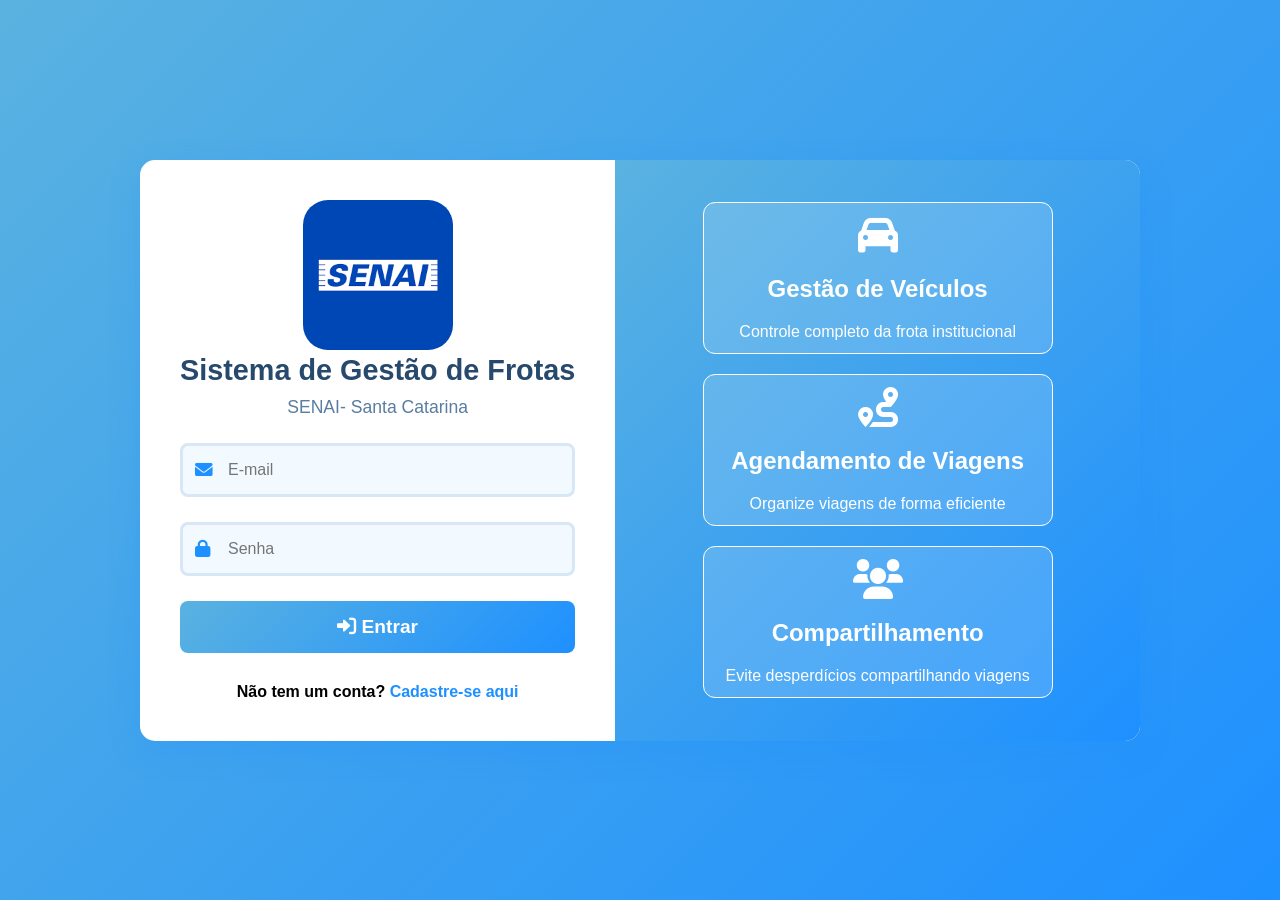
<file: frontend/src/index.html>
<!DOCTYPE html>
<html lang="en">
<head>
    <meta charset="UTF-8">
    <meta name="viewport" content="width=device-width, initial-scale=1.0">
    <title>Sistema De Gestão de Frotas Senai</title>
    <link href="https://cdnjs.cloudflare.com/ajax/libs/font-awesome/6.0.0/css/all.min.css" rel="stylesheet">
    <link rel="stylesheet" href="../assets/css/style.css">
</head>
<body>
    <div class="login-container">
        <div class="login-card">
            <div class="logo-section">
                <img src="../assets/img/logo.png" alt="Logo Senai">
                <h1>Sistema de Gestão de Frotas</h1>
                <p>SENAI- Santa Catarina</p>
            </div>

            <form id="formLogin" class="form-login">
                <div class="input-group">
                    <i class="fas fa-envelope"> </i>
                    <input type="email" id="email" placeholder="E-mail" required>
                </div>
                
                <div class="input-group">
                    <i class="fas fa-lock"> </i>
                    <input type="password" id="senha" placeholder="Senha" required>
                </div>

                <button type="submit" class="login-btn">
                    <i class="fas fa-sign-in-alt"> </i>
                    Entrar
                </button>
            </form>

            <div id="message" class="message"></div>

            <div class="register">
                <p>Não tem um conta? <a href="register.html">Cadastre-se aqui</a> </p>
            </div>
        </div>

        <div class="features">
            <div class="feature-card">
                <i class="fas fa-car"></i>
                <h3>Gestão de Veículos</h3>
                <p>Controle completo da frota institucional</p>
            </div>

            <div class="feature-card">
                <i class="fas fa-route"></i>
                <h3>Agendamento de Viagens</h3>
                <p>Organize viagens de forma eficiente</p>
            </div>

            <div class="feature-card">
                <i class="fas fa-users"></i>
                <h3>Compartilhamento</h3>
                <p>Evite desperdícios compartilhando viagens</p>
            </div>
        </div>
    </div> 
    <script  src="../assets/js/login.js"></script>
</body>
</html>
</file>
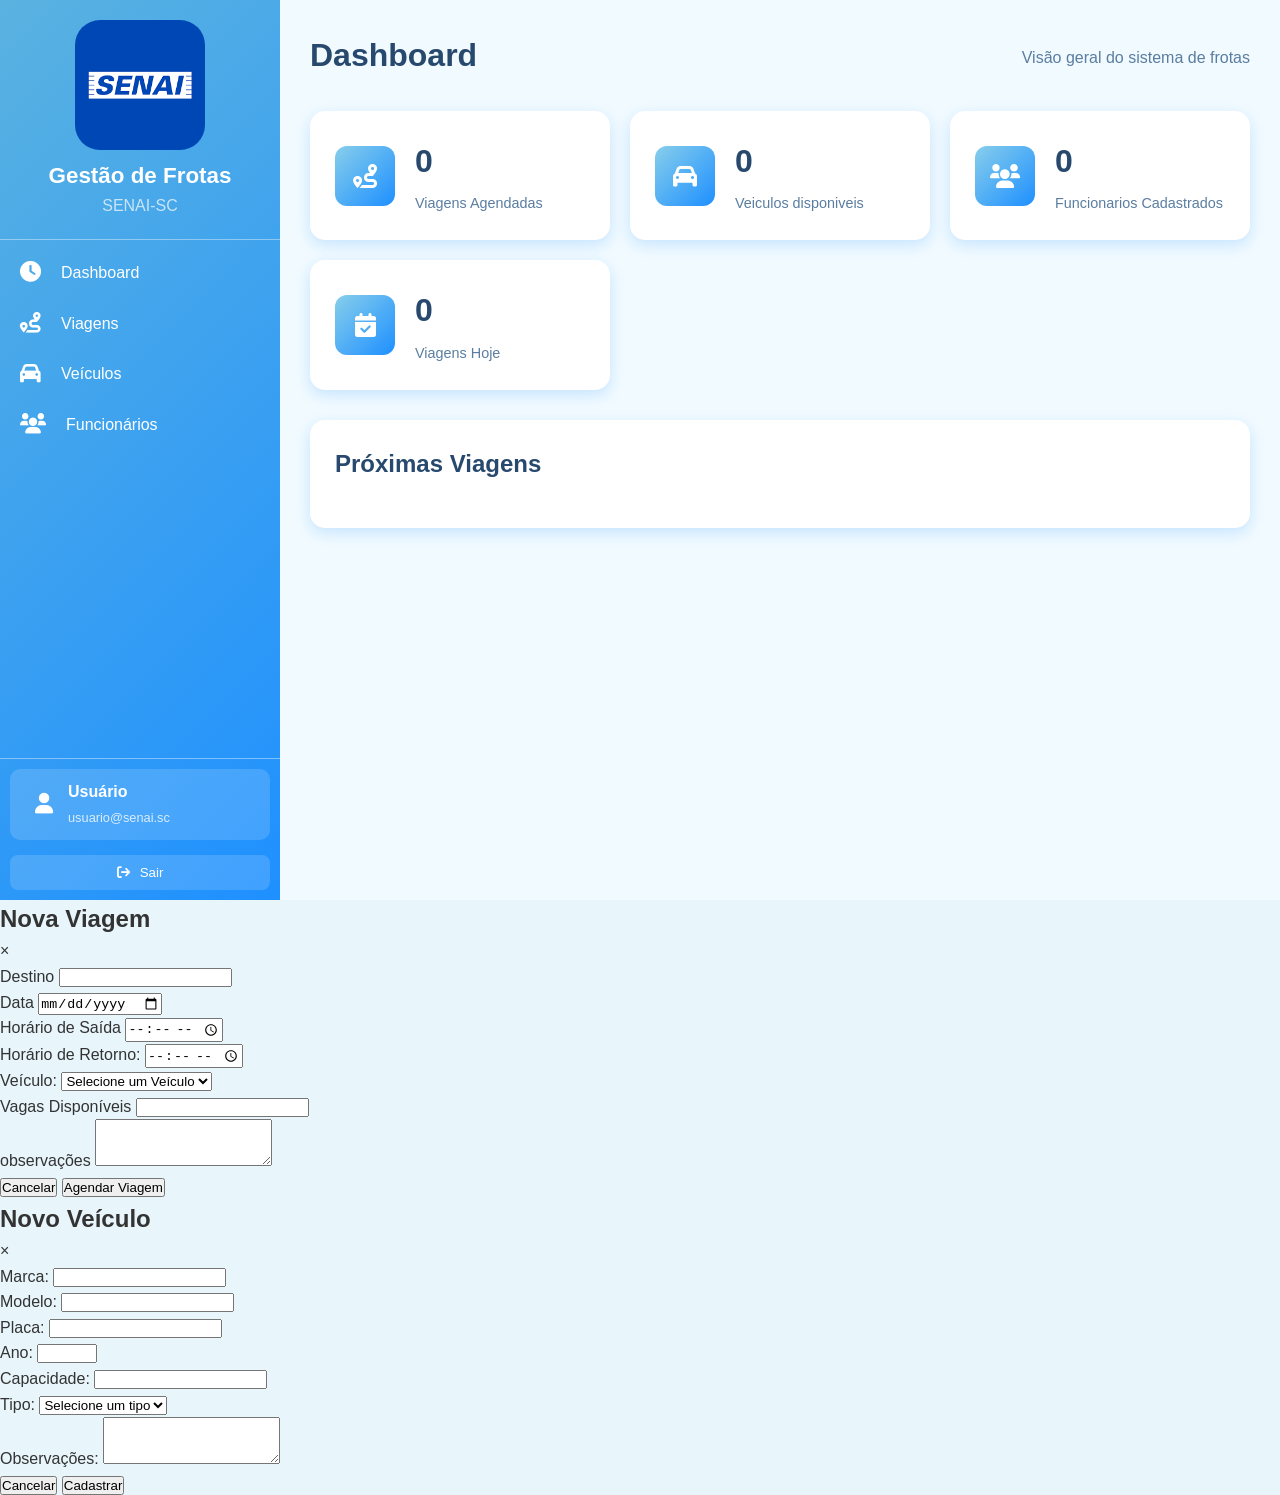
<file: frontend/src/dashboard.html>
<!DOCTYPE html>
<html lang="en">
<head>
    <meta charset="UTF-8">
    <meta name="viewport" content="width=device-width, initial-scale=1.0">
    <title>Dashboard - Frotas SENAI</title>
    <link rel="stylesheet" href="../assets/css/dashboard.css">
    <link href="https://cdnjs.cloudflare.com/ajax/libs/font-awesome/6.0.0/css/all.min.css" rel="stylesheet">
</head>
<body>
    <div class="dashboard-container">
        <nav class="sidebar">
            <div class="header-sidebar">
                <img src="../assets/img/logo.png" alt="Logo Senai">
                <h2>Gestão de Frotas</h2>
                <p>SENAI-SC</p>
            </div>
            <ul class="nav-menu">
                <li class="nav-item">
                    <a class="nav-link" href="">
                        <i class="fas fa-clock"> </i>
                        <span>Dashboard</span>
                    </a>
                </li>

                <li class="nav-item">
                    <a class="nav-link" href="">
                        <i class="fas fa-route"> </i>
                        <span>Viagens</span>
                    </a>
                </li>

                <li class="nav-item">
                    <a class="nav-link" href="">
                        <i class="fas fa-car"> </i>
                        <span>Veículos</span>
                    </a>
                </li>

                <li class="nav-item">
                    <a class="nav-link" href="">
                        <i class="fas fa-users"> </i>
                        <span>Funcionários</span>
                    </a>
                </li>
            </ul>

            <div class="sidebar-footer">
                <div class="user-info">
                    <i class="fas fa-user"> </i>
                    <div>
                        <span>Usuário</span>
                        <small>usuario@senai.sc</small>
                    </div>
                </div>
                <button>
                    <i class="fas fa-sign-out"> </i>
                    Sair
                </button>
            </div>
        </nav>

        <!-- Main content (conteudo principal) -->
         <main class="main-content">
            <!-- Sessão da Dashbord -->
                <section id="dashboard-section" class="content-section active">
                    <div class="section-header">
                        <h1>Dashboard</h1>
                        <p>Visão geral do sistema de frotas</p>
                    </div>

                    <div class="stats-grid">

                        <!-- Card que mostra as viagens agendadas -->
                        <div class="stat-card">
                            <div class="stat-icon">
                                <i class="fas fa-route"></i>
                            </div>
                            <div class="stat-info">
                                <h3 id="totalViagens">0</h3>
                                <p>Viagens Agendadas</p>
                            </div>
                        </div>

                        <!-- Card que mostra os veiculos disponiveis -->
                         <div class="stat-card">
                            <div class="stat-icon">
                                <i class="fas fa-car"></i>
                            </div>
                            <div class="stat-info">
                                <h3 id="totalVeiculos">0</h3>
                                <p>Veiculos disponiveis</p>
                            </div>
                        </div>

                        <!-- Card que mostra quantidade de Funcionarios Cadastrados -->
                        <div class="stat-card">
                            <div class="stat-icon">
                                <i class="fas fa-users"></i>
                            </div>
                            <div class="stat-info">
                                <h3 id="totalUsuarios">0</h3>
                                <p>Funcionarios Cadastrados</p>
                            </div>
                        </div>

                        <!-- Card que mostra a quantidade de viagens feitas hoje -->
                        <div class="stat-card">
                            <div class="stat-icon">
                                <i class="fas fa-calendar-check"></i>
                            </div>
                            <div class="stat-info">
                                <h3 id="viagensHoje">0</h3>
                                <p>Viagens Hoje</p>
                            </div>
                        </div>
                    </div>
                    
                    <!-- Proximas viagens -->
                     <div class="dashboard-content">
                        <div class="recent-trips">
                            <h2>Próximas Viagens</h2>
                            <div id="proximasViagens" class="trips-list">
                                <!-- As viagens serão carregadas aqui! -->
                            </div>
                        </div>
                     </div>
                </section>

            <!-- Viagens Section (sessão de viagens) -->
            <section id="viagens-section" class="content-section">
                <div class="section-header">
                    <h1>Gestão de Viagens</h1>
                    <button class="btn-primary" onclick="abrirModalViagem()">
                        <i class="fas fa-plus"></i>
                        Nova Viagem
                    </button>
                </div>
                

                <div class="table-container">
                    <table id="viagensTable" class="data-table">
                        <thead>
                            <tr>
                                <th>Destino</th>
                                <th>Data</th>
                                <th>Horário</th>
                                <th>Veículos</th>
                                <th>Vagas</th>
                                <th>Status</th>
                                <th>Ações</th>
                            </tr>
                        </thead>
                    </table>
                </div>
            </section>

            <section id="veiculos-section" class="content-section">
                <div class="section-header">
                    <h1>Gestão de veiculos</h1>
                    <button class="btn-primary" onclick="abrirModalVeiculo()">
                        <i class="fas fa-plus"></i>
                        Novo Veículo
                    </button>
                </div>
                <div class="vehichles-grid" id="vaiculosGrid">
                
                </div>
    
            </section>

            <section id="usuarios-section" class="content-section">
                <div class="section-header">
                    <h1>Funcionários</h1>
                    <a href="register.html" class="btn-primary">
                        <i class="fas fa-user-plus"></i>
                        Novo Funcionario
                    </a>
                </div>

                <div class="table-container">
                    <table id="usuariosTable" class="data-table">
                        <thead>
                            <tr>
                                <th>Nome</th>
                                <th>Email</th>
                                <th>Setor</th>
                                <th>Telefone</th>
                                <th>Data Cadastrado </th>
                            </tr>
                        </thead>
                    </table>
                </div>
            </section>
         </main>
    </div>

    <div id="modalViagem" class="modal">
        <div class="modal-content">
            <div class="modal-header">
                <h2>Nova Viagem</h2>
                <span class="close" onclick="fecharModal('modalViagem')">&times;</span>
            </div>
            <form action="formViagem">
                <div class="form-group">
                    <label for="destino">Destino</label>
                    <input type="text" id="destino" required>
                </div>
    
                <div class="form-row">
                    <div class="form-row">
                        <label for="dataViagem">Data</label>
                        <input type="date" id="dataViagem" required>
                    </div>

                    <div class="form-group">
                        <label for="horaSaida">Horário de Saída</label>
                        <input type="time" id="horaSaida" required>
                    </div>
                </div>

            <div class="form-row">
                <div class="form-group">
                    <label for="horaRetorno">Horário de Retorno:</label>
                    <input type="time" id="horaRetorno" required>
                </div>

                <div class="form-group">
                    <label for="veiculoId">Veículo:</label>
                    <select id="veiculoId" required>
                        <option value="">Selecione um Veículo</option>
                    </select>
                </div>
            </div>

                <div class="form-group">
                    <label for="vagasDisponíveis">Vagas Disponíveis</label>
                    <input type="number" id="vagasDisponíveis" min="1" required>
                </div>

                <div class="form-group">
                    <label for="observacoes">observações</label>
                    <textarea id="observacoes" rows="3"></textarea>
                </div>

            <div class="modal-action">
                <button
                type="button"
                class="btn-secundary"
                onclick="fecharModal('modalViagem')">
                Cancelar
            </button>
            <button type="submit" class="btn-primary">Agendar Viagem</button>
            </div>
        </form>
    </div>
</div>

    <div id="modalVeiculo" class="modal">
        <div class="modal-content">
            <div class="modal-header">
                <h2>Novo Veículo</h2>
                <span class="close" onclick="fecharModal('modalVeiculo')">&times;</span>
            </div>
            <form action="formVeiculo">
                <div class="form-row">
                    <div class="form-group">
                        <label for="marca">Marca:</label>
                        <input type="text" id="marca" required>
                    </div>
                    <div class="form-group">
                        <label for="modelo">Modelo:</label>
                        <input type="text" id="modelo" required>
                    </div>
                </div>

                <div class="form-row">
                    <div class="form-group">
                        <label for="placa">Placa:</label>
                        <input type="text" id="placa" required>
                    </div>
                    <div class="form-group">
                        <label for="ano">Ano:</label>
                        <input type="number" id="ano" min="1990" max="2030" required>
                    </div>

                    <div class="form-row">
                        <div class="form-group">
                            <label for="capacidade">Capacidade:</label>
                            <input type="number" id="capacidade" min="1" required>
                        </div>
                        <div class="form-group">
                            <label for="tipo">Tipo:</label>
                            <select id="tipo" required>
                                <option value="">Selecione um tipo</option>
                                <option value="Carro">Carro</option>
                                <option value="Van">Van</option>
                                <option value="Onibus">Ônibus</option>
                                <option value="Caminhão">Caminhão</option>
                            </select>
                        </div>
                    </div>
                </div>

                <div class="form-group">
                    <label for="observacoesVeiculos">Observações:</label>
                    <textarea id="observacoesVeiculos" rows="3"></textarea>
                </div>

                <div class="modal-actions">
                    <button type="button" class="btn-secundary" onclick="fecharModal('modalVeiculo')">Cancelar</button>
                    <button type="submit" class="btn-primary">Cadastrar</button>
                </div>
            </form>

        </div>
    </div>
    <script src="../assets/js/dashboard.js"></script>
</body>
</html>
</file>
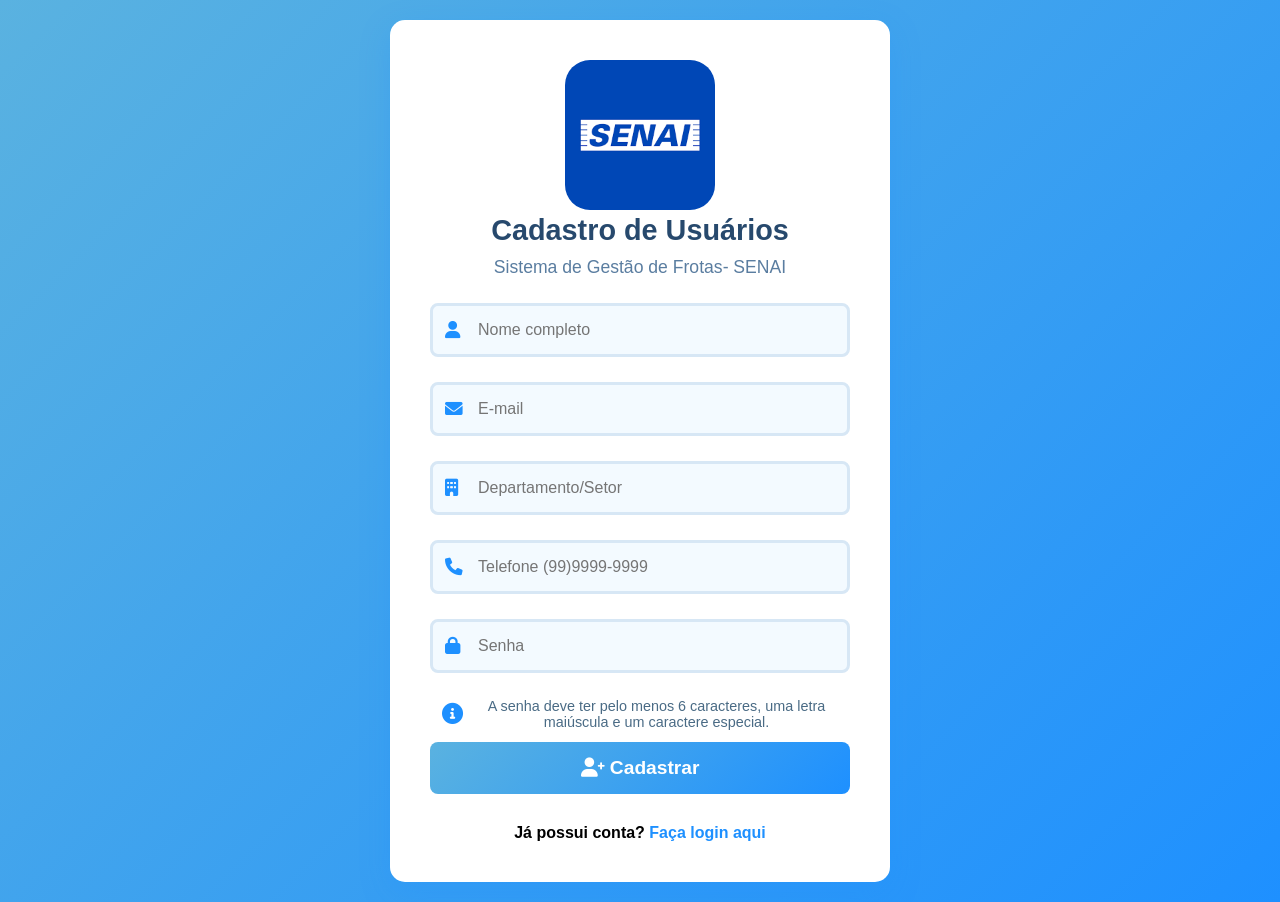
<file: frontend/src/register.html>
<!DOCTYPE html>
<html lang="en">
<head>
    <meta charset="UTF-8">
    <meta name="viewport" content="width=device-width, initial-scale=1.0">
    <title>Cadastro de Usuários - Frotas SENAI</title>
    <link href="https://cdnjs.cloudflare.com/ajax/libs/font-awesome/6.0.0/css/all.min.css" rel="stylesheet">
    <link rel="stylesheet" href="../assets/css/style.css">
    <link rel="stylesheet" href="../assets/css/register.css">
</head>
<body>
    <div class="register-container">
        <div class="login-card">
            <div class="logo-section">
                <img src="../assets/img/logo.png" alt="Logo Senai">
                <h1>Cadastro de Usuários</h1>
                <p>Sistema de Gestão de Frotas- SENAI</p>
            </div>
        

            <div class="form-cadastro">
                <div class="input-group">
                    <i class="fas fa-user"> </i>
                    <input type="text" id="nome" placeholder="Nome completo" required>
                </div>

            <div class="input-group">
                    <i class="fas fa-envelope"> </i>
                    <input type="email" id="email" placeholder="E-mail" required>
            </div>

            <div class="input-group">
                    <i class="fas fa-building"> </i>
                    <input type="text" id="setor" placeholder="Departamento/Setor" required>
            </div>

            <div class="input-group">
                    <i class="fas fa-phone"> </i>
                    <input type="text" id="fone" placeholder="Telefone (99)9999-9999" required>
            </div>

            <div class="input-group">
                    <i class="fas fa-lock"> </i>
                    <input type="password" id="password" placeholder="Senha" required>
            </div>

            <div class="requerimentos-senha">
                <i class="fas fa-info-circle"></i>
            <p>A senha deve ter pelo menos 6 caracteres, uma letra maiúscula e um caractere especial.</p>
            </div>

            <button type="submit" class="login-btn">
                    <i class="fas fa-user-plus"> </i>
                    Cadastrar
            </button>

            <div id="message" class="message"></div>

            <div class="register">
                <p>Já possui conta? <a href="index.html">Faça login aqui</a> </p>
            </div>
            </div>
    </div>
    </div>
    <script src="../assets/js/register.js"></script>
</body>
</html>
</file>
<file: frontend/assets/css/style.css>
* {
    margin: 0;
    padding: 0;
    box-sizing: border-box;
}

:root{
    --color-title: #27496d; /* azul escuro suave */
    --color-p: #5a7da0;     /* azul acinzentado */
}

body{
    font-family: Arial, Helvetica, sans-serif;
    background: linear-gradient(135deg, #5AB2E0 0%, #1E90FF 100%); /* azul celeste → azul forte */
    height: 100vh;
    display: flex;
    justify-content: center;
    align-items: center;
}

.login-container{
    display: flex;
    max-width: 1000px;
    background-color: #fff;
    border-radius: 15px;
    box-shadow: 0 10px 30px rgba(30, 144, 255, 0.25);
    overflow: hidden;
    width: 80%;
    max-height: 90vh;
}

.login-card{
    padding: 40px;
    text-align: center;
}

.logo-section{
    margin-bottom: 25px;
}

.logo-section img{
    width: 150px;
    border-radius: 25px;
}

.logo-section h1{
    color: var(--color-title);
    font-size: 1.8rem;
    margin-bottom: 10px;
    font-weight: bold;
}

.logo-section p{
    color: var(--color-p);
    font-size: 1.1rem;
}

.input-group{
    position: relative;
    margin-bottom: 25px;
}

.input-group i{
    position: absolute;
    left: 15px;
    top: 50%;
    transform: translateY(-50%);
    font-size: 1.1rem;
    color: #1E90FF;
}

.input-group input{
    width: 100%;
    padding: 15px 15px 15px 45px;
    border: 3px solid #d7e7f5; /* azul bem suave */
    border-radius: 8px;
    font-size: 1rem;
    background-color: #f3faff;
}

.input-group input:focus{
    outline: none;
    border-color: #1E90FF;
    background-color: #fff;
    box-shadow: 0 0 0 3px rgba(30,144,255,0.15);
}

.login-btn{
    width: 100%;
    padding: 15px;
    background: linear-gradient(135deg, #5AB2E0 0%, #1E90FF 100%);
    border: none;
    font-size: 1.2rem;
    color: #fff;
    font-weight: bold;
    border-radius: 8px;
    cursor: pointer;
    transition: .3s;
}

.login-btn:hover{
    background: linear-gradient(135deg, #1E90FF 0%, #5AB2E0 100%);
}

.message{
    padding: 15px;
    border-radius: 5px;
    text-align:center;
    min-height: 20px;
    font-weight: bold;
}

.message.sucess{
    margin: 15px 0;
    background-color: #d4edda;
    color: #155724;
    border: 1px solid #c3e6cb;
}

.message.error{
    margin: 15px 0;
    background-color: #f8d7da;
    color: #721c24;
    border: 1px solid #f5c6cb;
}

.register{
    font-weight: bold;
}

.register a{
    color: #1E90FF;
    text-decoration: none;
    font-size: 1rem;
}

/* Features */
.features{
    background: linear-gradient(135deg, #5AB2E0 0%, #1E90FF 100%);
    display: flex;
    flex-direction: column;
    justify-content: center;
    align-items: center;
    gap: 20px;
    flex: 1;
}

.feature-card{
    background-color: rgba(255, 255, 255, 0.15);
    padding: 12px;
    border-radius: 12px;
    text-align: center;
    color: #fff;
    border: 1px solid #fff;
    width: 350px;
}

.feature-card i{
    font-size: 2.5rem;
    margin-bottom: 20px;
}

.feature-card h3{
    font-size: 1.5rem;
    margin-bottom: 20px;
    font-weight: bold;
}
</file>
<file: frontend/assets/css/dashboard.css>
*{
    margin: 0;
    padding: 0;
    box-sizing: border-box;
}

body{
    font-family: Arial, Helvetica, sans-serif;
    background-color:#e8f6fc; /* azul celeste bem claro */
    color: #333;
    line-height: 1.6;
}

.dashboard-container{
    display: flex;
    min-height: 100vh;
}

.sidebar{
    width: 280px;
    background: linear-gradient(135deg, #5AB2E0 0%, #1E90FF 100%); /* azul celeste → azul forte */
    color: #fff;
    display: flex;
    flex-direction: column;
    position: fixed;
    height: 100vh;
    z-index: 100;
}

.header-sidebar{
    padding: 20px; 
    text-align: center;
    border-bottom: 1px solid rgba(255, 255, 255, 0.4);
}

.header-sidebar img{
    width: 130px;
    border-radius: 25px;
}

.header-sidebar h2{
    font-size: 1.4rem;
    font-weight: bold;
}

.header-sidebar p{
    font-size: 1rem;
    opacity: 0.7;
}

.nav-menu{
    flex: 1;
    padding: 10px 0;
    list-style: none;
}

.nav-item{
    margin-bottom: 5px;
}

.nav-link{
    display: flex;
    align-items: center;
    padding: 10px 20px;
    color: #fff;
    text-decoration: none;
    transition: all 0.3s;
}

.nav-link:hover{
    border-left: 4px solid #BEE8FA; /* azul celeste claro */
}

.nav-link i{
    font-size: 1.3rem;
    margin-right: 20px;
}

.sidebar-footer{
    padding: 10px;
    border-top: 1px solid rgba(255, 255, 255, 0.4);
}

.user-info{
    display: flex;
    align-items: center;
    margin-bottom: 15px;
    padding: 10px;
    background-color: rgba(255, 255, 255, 0.15);
    border-radius: 10px;
}

.user-info i{
    font-size: 1.3rem;
    margin: 0 15px;
}

.user-info div span{
    display: block;
    font-weight: bold;
}

.user-info div small {
    opacity: 0.8;
    font-size: 0.8rem;
}

.sidebar-footer button{
    width: 100%;
    padding: 10px;
    background-color: rgba(255, 255, 255, 0.15);
    color: #fff;
    border-radius: 8px;
    cursor: pointer;
    border: none;
    transition: all 0.3s;
    display: flex;
    justify-content: center;
    align-items: center;
    gap: 10px;
}

.sidebar-footer button:hover{
    background-color: rgba(255, 255, 255, 0.35);
    transform: scale(1.03);
}

/* AREA PRINCIPAL */
.main-content{
    flex: 1;
    margin-left: 280px;
    padding: 30px;
    background:#f1faff; /* azul muito claro */
}

.content-section{
    display: none;
}

.content-section.active{
    display: block;
}

.section-header{
    display: flex;
    justify-content: space-between;
    align-items: center;
    margin-bottom: 30px;
}

.section-header h1{
    font-size: 2rem;
    font-weight: 700;
    color: #27496d; /* azul escuro elegante */
}

.section-header p{
    color: #5a7da0;
    margin-top: 5px;
}

/* GRID ESTATÍSTICAS */
.stats-grid{
    display: grid;
    grid-template-columns: repeat(auto-fit, minmax(250px, 1fr)); 
    gap: 20px;
    margin-bottom: 30px;
}

.stat-card{
    background: white;
    padding: 25px;
    border-radius: 15px;
    box-shadow: 0 5px 15px rgba(30, 144, 255, 0.2);
    display: flex;
    align-items: center;
    transition: transform 0.3s ease;
}

.stat-card:hover{
    transform: translateY(-5px);
}

/* Ícones */
.stat-icon{
    width: 60px;
    height: 60px;
    border-radius: 12px;
    display: flex;
    background: linear-gradient(135deg, #87CEEB 0%, #1E90FF 100%);
    align-items: center;
    justify-content: center;
    margin-right: 20px;
    color:white;
    font-size: 1.5rem;
}

.stat-info h3{
    font-size: 2rem;
    font-weight: 700;
    color:#27496d;
    margin-bottom: 5px;
}

.stat-info p {
    color: #5a7da0;
    font-size: 0.9rem;
}

/* DASHBOARD CONTENT */
.dashboard-content{
    display: grid;
    grid-template-columns: 1fr;
    gap: 30px;
}

.recent-trips{
    background: white;
    box-shadow: 0 5px 15px rgba(30, 144, 255, 0.2);
    border-radius: 15px;
    padding: 25px;
}

.recent-trips h2{
    margin-bottom: 20px;
    color: #27496d;
    font-weight: 600;
}

.trips-list {
    display: flex;
    flex-direction: column;
    gap: 15px;
}

.trip-destination{
    font-weight: 600;
    color: #27496d;
}

.trip-details{
    color: #5a7da0;
}

.table-container{
    background-color: #fff;
    border-radius: 15px;
    overflow: hidden;
    box-shadow: 0 5px 15px rgba(30, 144, 255, 0.2);
}

.date-table th{
    background-color: #e3f4ff;
    color: #27496d;
    border-bottom: 1px solid #bcdff8;
}

.date-table td{
    color: #5a7da0;
    border-bottom: 1px solid #d4ecff;
}

.date-table tr:hover{
    background-color: #e9f6ff;
}

/* CARDS DE VEÍCULOS */
.vehicles-card{
    background-color: #fff;
    padding: 25px;
    border-radius: 15px;
    box-shadow: 0 5px 15px rgba(30,144,255,0.2);
}

/* Status */
.vehicle-info-item i {
    color: #1E90FF;
}

/* STATUS BADGES */
.status-agendada {
    background: #cfe9ff;
    color: #0066cc;
}

/* INPUTS */
.form-group input:focus,
.form-group select:focus,
.form-group textarea:focus {
    border-color: #1E90FF;
    box-shadow: 0 0 0 3px rgba(30,144,255,0.15);
}

/* BOTÕES */
.btn-edit {
    background: #1E90FF;
}

.btn-edit:hover {
    background: #1873cc;
}
</file>
<file: frontend/assets/css/register.css>
body{
    margin: 20px;
    height: auto;
}

.register-container{
    display: flex;
    flex-direction: column;
    width: 500px;
    background-color: #fff;
    border-radius: 15px;
    box-shadow: 0 10px 30px rgba(30, 144, 255, 0.25); /* azul */
}

.requerimentos-senha{
    display: flex;
    align-items: center;
    margin: 12px;
    gap: 12px;
    font-size: 0.9rem;
    color: #4a6b85; /* azul acinzentado */
}

.requerimentos-senha i{
    color: #1E90FF; /* azul botão */
    font-size: 1.3rem;
}
</file>
